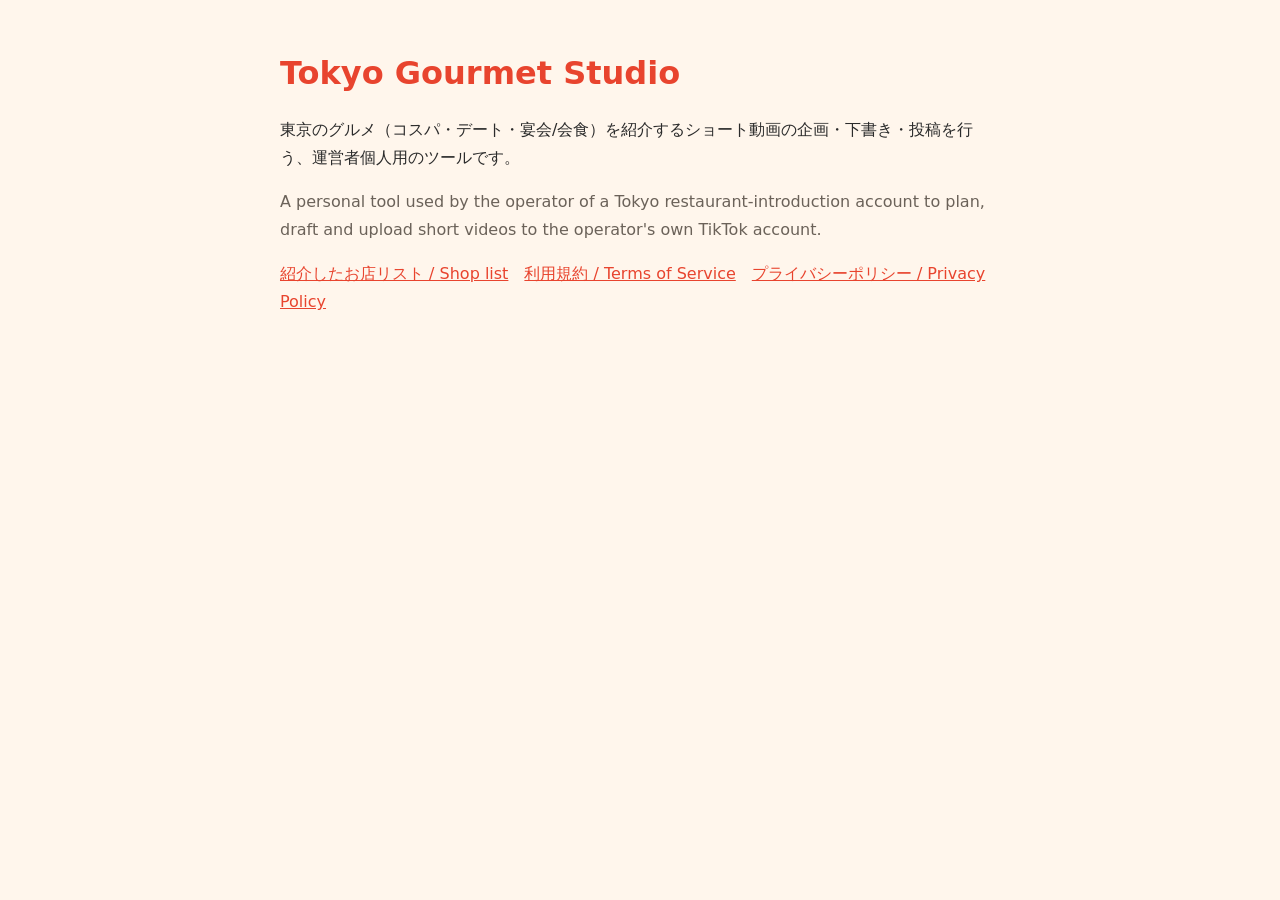
<file: index.html>
<!doctype html><html lang="ja"><head><meta charset="utf-8"><meta name="viewport" content="width=device-width,initial-scale=1">
<title>Tokyo Gourmet Studio</title><link rel="stylesheet" href="style.css"></head><body><main>
<h1>Tokyo Gourmet Studio</h1>
<p>東京のグルメ（コスパ・デート・宴会/会食）を紹介するショート動画の企画・下書き・投稿を行う、運営者個人用のツールです。</p>
<p lang="en" class="muted">A personal tool used by the operator of a Tokyo restaurant-introduction account to plan, draft and upload short videos to the operator's own TikTok account.</p>
<nav><a href="shops/">紹介したお店リスト / Shop list</a><a href="terms.html">利用規約 / Terms of Service</a><a href="privacy.html">プライバシーポリシー / Privacy Policy</a></nav>
</main></body></html>
</file>
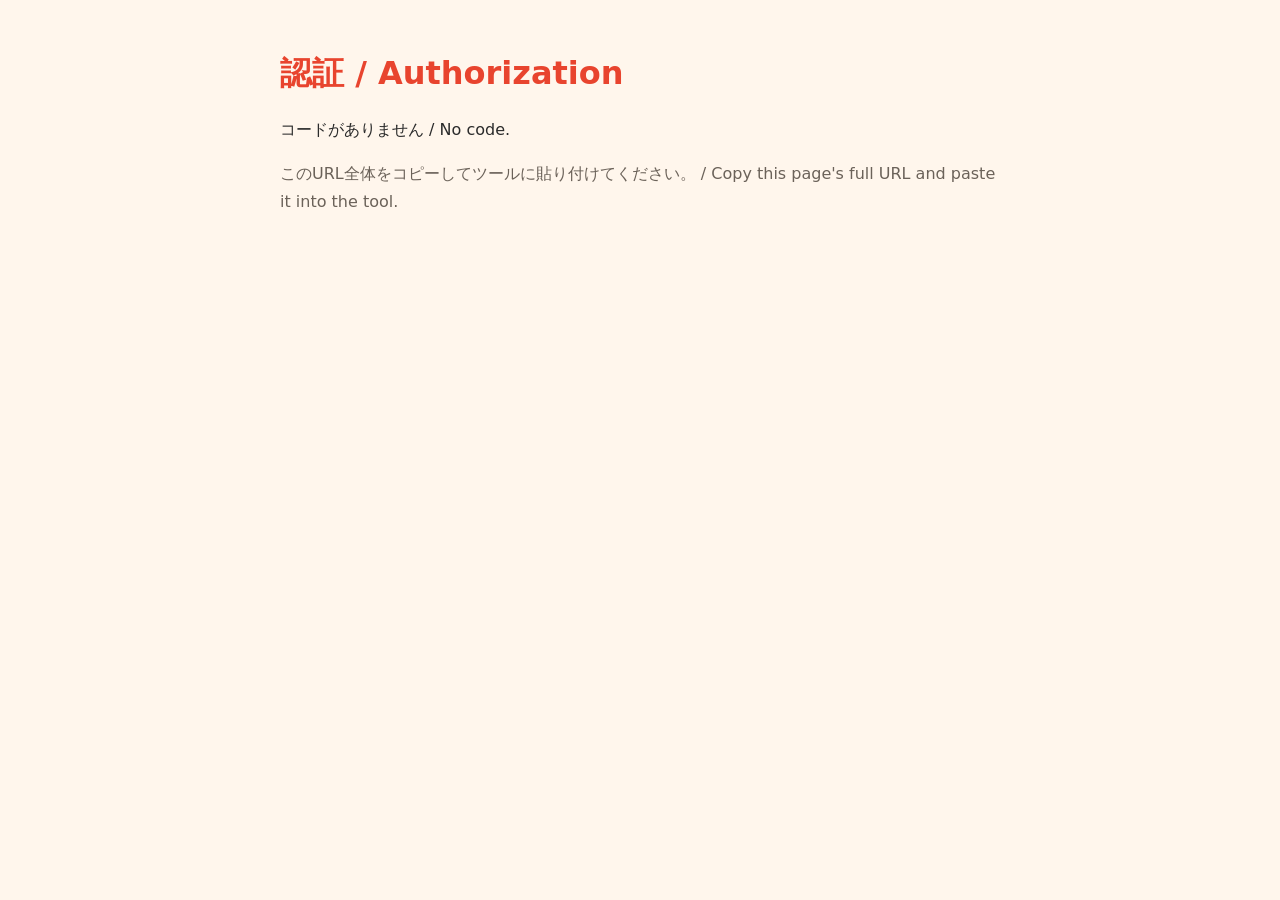
<file: callback/index.html>
<!doctype html><html lang="ja"><head><meta charset="utf-8"><meta name="viewport" content="width=device-width,initial-scale=1">
<title>Authorization</title><link rel="stylesheet" href="../style.css"></head><body><main>
<h1>認証 / Authorization</h1>
<p id="msg">処理中…</p>
<p class="muted">このURL全体をコピーしてツールに貼り付けてください。 / Copy this page's full URL and paste it into the tool.</p>
<script>
const p=new URLSearchParams(location.search);
document.getElementById("msg").textContent=p.get("error")?("エラー / Error: "+p.get("error")):(p.get("code")?"認証が完了しました / Authorized.":"コードがありません / No code.");
</script>
</main></body></html>
</file>
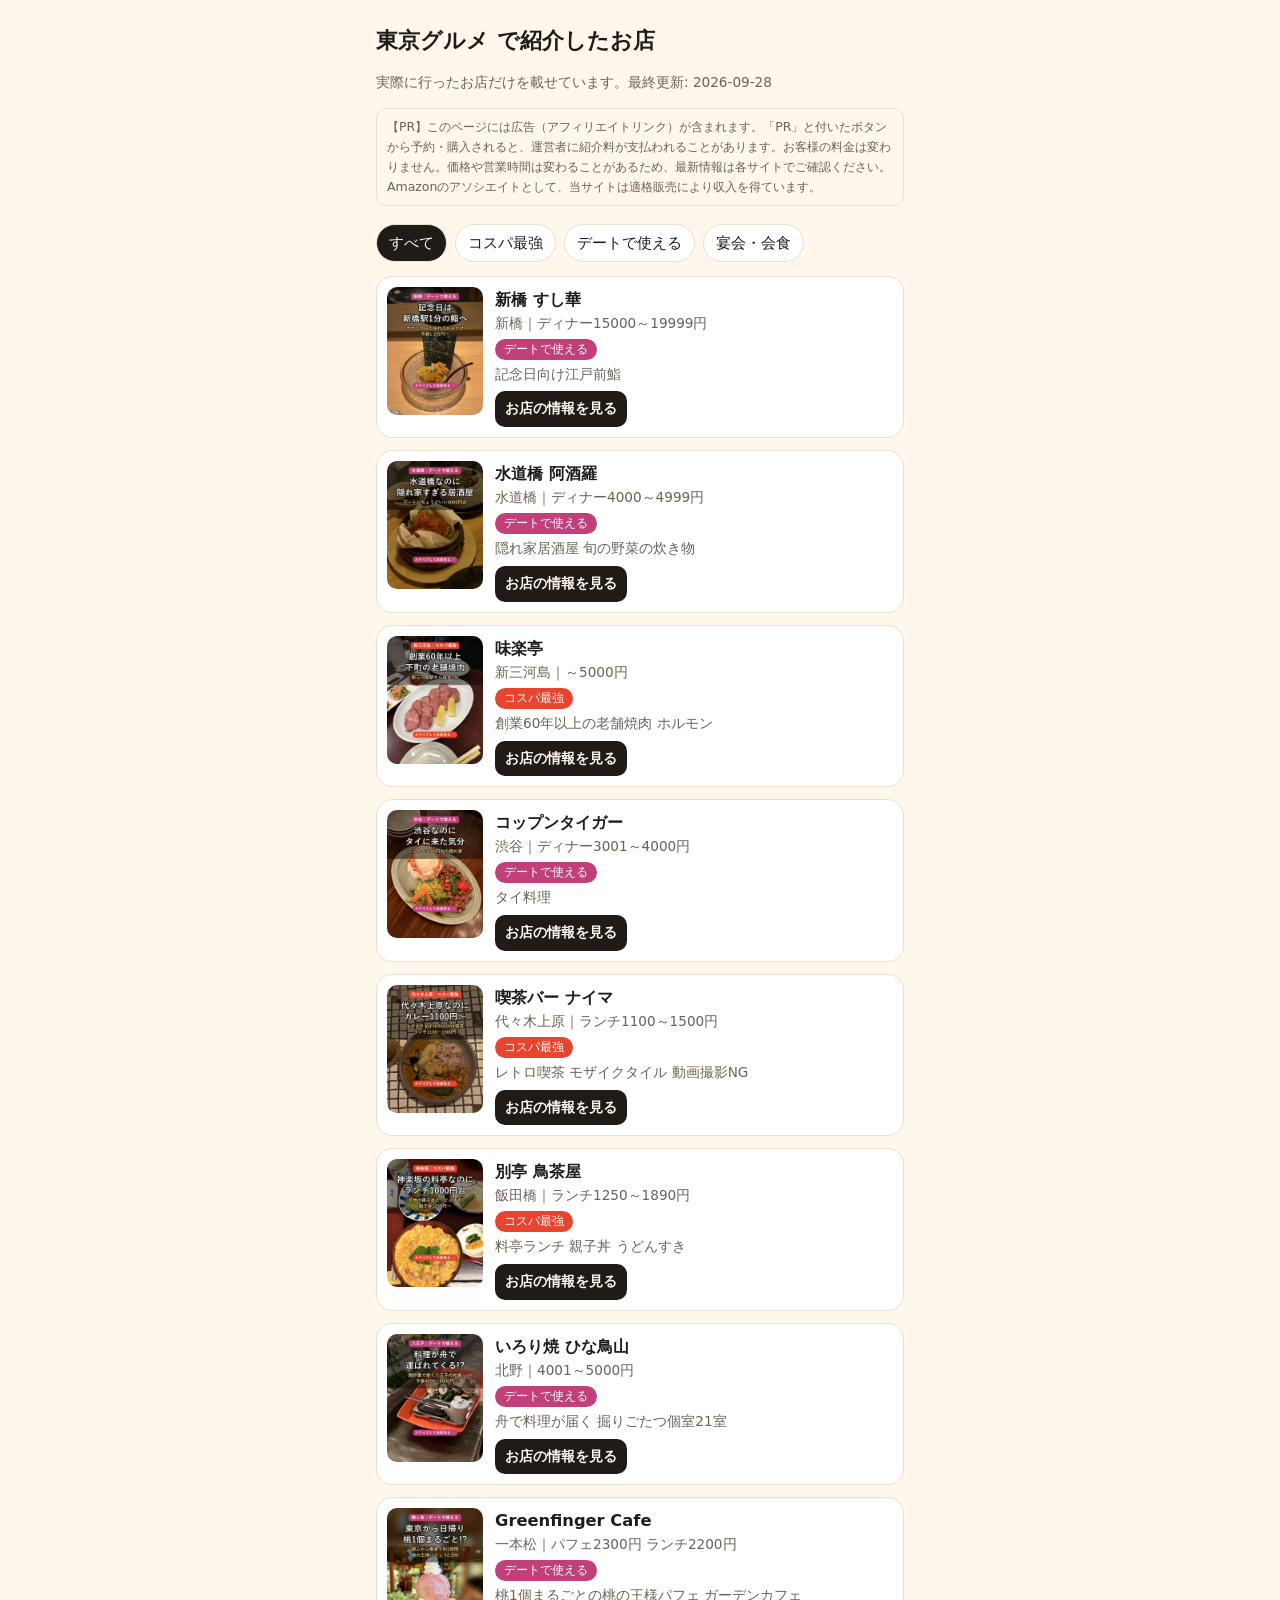
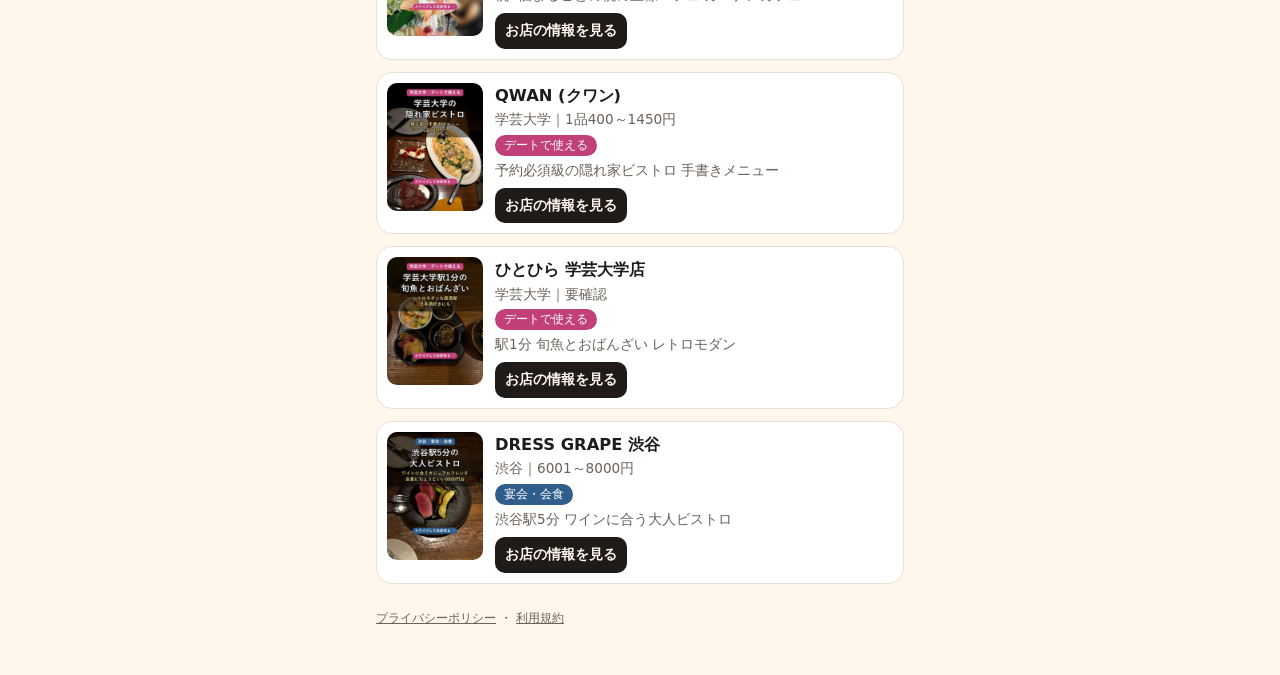
<file: shops/index.html>
<!doctype html><html lang="ja"><head><meta charset="utf-8"><meta name="viewport" content="width=device-width,initial-scale=1">
<title>東京グルメ お店リスト</title><style>
:root{--bg:#FFF6EC;--card:#fff;--ink:#1E1B18;--muted:#6B6259;--line:#EADFD3}
@media (prefers-color-scheme:dark){:root{--bg:#1d1a17;--card:#27231f;--ink:#F1EBE4;--muted:#B3A89C;--line:#3a342e}}
*{box-sizing:border-box}body{margin:0;background:var(--bg);color:var(--ink);font:15px/1.6 system-ui,"Hiragino Sans","Yu Gothic",sans-serif}
main{max-width:560px;margin:0 auto;padding:20px 16px 48px}
h1{font-size:1.35rem;margin:.2em 0}h2{font-size:1.15rem;margin:28px 0 6px}h3{font-size:.95rem;color:var(--muted);margin:14px 0 8px}.pr{font-size:.78rem;color:var(--muted);border:1px solid var(--line);border-radius:10px;padding:8px 10px;margin:10px 0 18px}
.filters{display:flex;gap:8px;flex-wrap:wrap;margin-bottom:14px}.filters button{border:1px solid var(--line);background:var(--card);color:var(--ink);border-radius:999px;padding:6px 12px;font:inherit;cursor:pointer}
.filters button[aria-pressed=true]{background:var(--ink);color:var(--bg)}
.card{display:flex;gap:12px;background:var(--card);border:1px solid var(--line);border-radius:16px;padding:10px;margin-bottom:12px}
.card img{width:96px;height:128px;object-fit:cover;border-radius:10px;flex:none;background:#ddd}
.body{min-width:0;flex:1}.name{font-weight:700;font-size:1.02rem}.meta{color:var(--muted);font-size:.85rem}
.tag{display:inline-block;color:#fff;border-radius:999px;padding:1px 9px;font-size:.75rem;margin:4px 0}
.btns{display:flex;flex-wrap:wrap;gap:6px;margin-top:6px}.btns a{text-decoration:none;font-size:.85rem;font-weight:700;border-radius:10px;padding:7px 10px;background:var(--ink);color:var(--bg)}
.btns a.ad::after{content:" PR";font-size:.7rem;opacity:.8}
footer{color:var(--muted);font-size:.78rem;margin-top:24px}footer a{color:inherit}
</style></head><body><main>
<h1>東京グルメ で紹介したお店</h1>
<p class="meta">実際に行ったお店だけを載せています。最終更新: 2026-09-28</p>
<p class="pr">【PR】このページには広告（アフィリエイトリンク）が含まれます。「PR」と付いたボタンから予約・購入されると、運営者に紹介料が支払われることがあります。お客様の料金は変わりません。価格や営業時間は変わることがあるため、最新情報は各サイトでご確認ください。Amazonのアソシエイトとして、当サイトは適格販売により収入を得ています。</p>
<div class="filters"><button aria-pressed="true" data-f="">すべて</button><button aria-pressed="false" data-f="cospa">コスパ最強</button><button aria-pressed="false" data-f="date">デートで使える</button><button aria-pressed="false" data-f="enkai">宴会・会食</button></div>
<article class="card" data-theme="date"><img src="img/sushihana-shimbashi.jpg" alt="" loading="lazy"><div class="body"><div class="name">新橋 すし華</div><div class="meta">新橋｜ディナー15000～19999円</div><span class="tag" style="background:#C2407A">デートで使える</span><div class="meta">記念日向け江戸前鮨</div><div class="btns"><a class="" href="https://hitosara.com/0031533825/" target="_blank" rel="noopener">お店の情報を見る</a></div></div></article><article class="card" data-theme="date"><img src="img/ashura-suidobashi.jpg" alt="" loading="lazy"><div class="body"><div class="name">水道橋 阿酒羅</div><div class="meta">水道橋｜ディナー4000～4999円</div><span class="tag" style="background:#C2407A">デートで使える</span><div class="meta">隠れ家居酒屋 旬の野菜の炊き物</div><div class="btns"><a class="" href="https://www.hotpepper.jp/strJ003671393/" target="_blank" rel="noopener">お店の情報を見る</a></div></div></article><article class="card" data-theme="cospa"><img src="img/mirakutei-nishinippori.jpg" alt="" loading="lazy"><div class="body"><div class="name">味楽亭</div><div class="meta">新三河島｜～5000円</div><span class="tag" style="background:#E8442E">コスパ最強</span><div class="meta">創業60年以上の老舗焼肉 ホルモン</div><div class="btns"><a class="" href="https://www.hotpepper.jp/strJ000147839/" target="_blank" rel="noopener">お店の情報を見る</a></div></div></article><article class="card" data-theme="date"><img src="img/kopkhun-tiger-shibuya.jpg" alt="" loading="lazy"><div class="body"><div class="name">コップンタイガー</div><div class="meta">渋谷｜ディナー3001～4000円</div><span class="tag" style="background:#C2407A">デートで使える</span><div class="meta">タイ料理</div><div class="btns"><a class="" href="https://www.hotpepper.jp/strJ003931000/" target="_blank" rel="noopener">お店の情報を見る</a></div></div></article><article class="card" data-theme="cospa"><img src="img/naima-yoyogiuehara.jpg" alt="" loading="lazy"><div class="body"><div class="name">喫茶バー ナイマ</div><div class="meta">代々木上原｜ランチ1100～1500円</div><span class="tag" style="background:#E8442E">コスパ最強</span><div class="meta">レトロ喫茶 モザイクタイル 動画撮影NG</div><div class="btns"><a class="" href="https://tabelog.com/tokyo/A1318/A131811/13096668/" target="_blank" rel="noopener">お店の情報を見る</a></div></div></article><article class="card" data-theme="cospa"><img src="img/torijaya-bettei.jpg" alt="" loading="lazy"><div class="body"><div class="name">別亭 鳥茶屋</div><div class="meta">飯田橋｜ランチ1250～1890円</div><span class="tag" style="background:#E8442E">コスパ最強</span><div class="meta">料亭ランチ 親子丼 うどんすき</div><div class="btns"><a class="" href="https://hitosara.com/0006024074/lunch.html" target="_blank" rel="noopener">お店の情報を見る</a></div></div></article><article class="card" data-theme="date"><img src="img/hinatoriyama-hachioji.jpg" alt="" loading="lazy"><div class="body"><div class="name">いろり焼 ひな鳥山</div><div class="meta">北野｜4001～5000円</div><span class="tag" style="background:#C2407A">デートで使える</span><div class="meta">舟で料理が届く 掘りごたつ個室21室</div><div class="btns"><a class="" href="https://www.hotpepper.jp/strJ001232932/" target="_blank" rel="noopener">お店の情報を見る</a></div></div></article><article class="card" data-theme="date"><img src="img/greenfinger-tsurugashima.jpg" alt="" loading="lazy"><div class="body"><div class="name">Greenfinger Cafe</div><div class="meta">一本松｜パフェ2300円 ランチ2200円</div><span class="tag" style="background:#C2407A">デートで使える</span><div class="meta">桃1個まるごとの桃の王様パフェ ガーデンカフェ</div><div class="btns"><a class="" href="https://www.greenfinger.jp/cafe/" target="_blank" rel="noopener">お店の情報を見る</a></div></div></article><article class="card" data-theme="date"><img src="img/qwan-gakudai.jpg" alt="" loading="lazy"><div class="body"><div class="name">QWAN (クワン)</div><div class="meta">学芸大学｜1品400～1450円</div><span class="tag" style="background:#C2407A">デートで使える</span><div class="meta">予約必須級の隠れ家ビストロ 手書きメニュー</div><div class="btns"><a class="" href="https://tabelog.com/tokyo/A1317/A131702/13214030/" target="_blank" rel="noopener">お店の情報を見る</a></div></div></article><article class="card" data-theme="date"><img src="img/hitohira-gakudai.jpg" alt="" loading="lazy"><div class="body"><div class="name">ひとひら 学芸大学店</div><div class="meta">学芸大学｜要確認</div><span class="tag" style="background:#C2407A">デートで使える</span><div class="meta">駅1分 旬魚とおばんざい レトロモダン</div><div class="btns"><a class="" href="https://tabelog.com/tokyo/A1317/A131702/13195739/" target="_blank" rel="noopener">お店の情報を見る</a></div></div></article><article class="card" data-theme="enkai"><img src="img/dressgrape-shibuya.jpg" alt="" loading="lazy"><div class="body"><div class="name">DRESS GRAPE 渋谷</div><div class="meta">渋谷｜6001～8000円</div><span class="tag" style="background:#2F5D8C">宴会・会食</span><div class="meta">渋谷駅5分 ワインに合う大人ビストロ</div><div class="btns"><a class="" href="https://www.hotpepper.jp/strJ001258631/" target="_blank" rel="noopener">お店の情報を見る</a></div></div></article>

<footer><a href="../privacy.html">プライバシーポリシー</a> ・ <a href="../terms.html">利用規約</a></footer>
</main><script>
document.querySelectorAll('.filters button').forEach(b=>b.onclick=()=>{
  document.querySelectorAll('.filters button').forEach(x=>x.setAttribute('aria-pressed',x===b));
  document.querySelectorAll('.card').forEach(c=>c.hidden=!!b.dataset.f&&c.dataset.theme!==b.dataset.f);
});
</script></body></html>
</file>
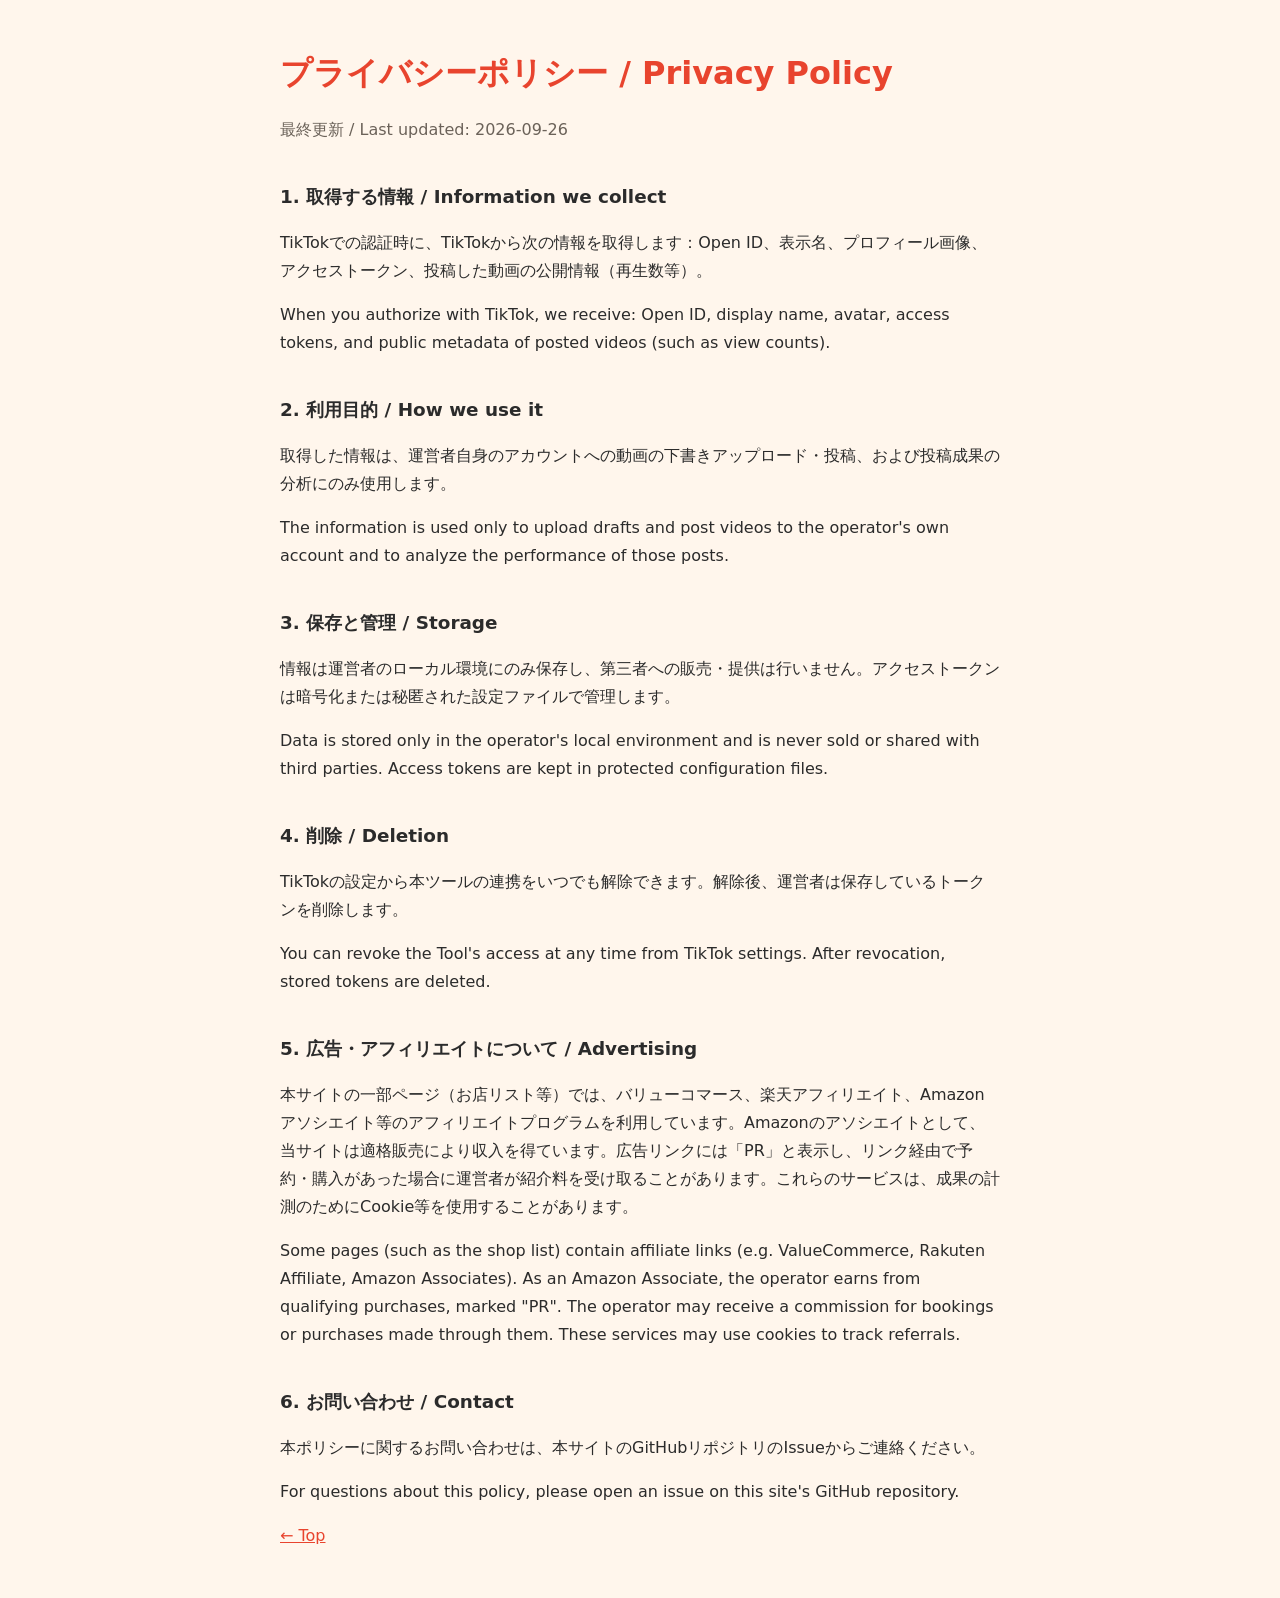
<file: privacy.html>
<!doctype html><html lang="ja"><head><meta charset="utf-8"><meta name="viewport" content="width=device-width,initial-scale=1">
<title>Privacy Policy</title><link rel="stylesheet" href="style.css"></head><body><main>
<h1>プライバシーポリシー / Privacy Policy</h1><p class="muted">最終更新 / Last updated: 2026-09-26</p>
<h2>1. 取得する情報 / Information we collect</h2>
<p>TikTokでの認証時に、TikTokから次の情報を取得します：Open ID、表示名、プロフィール画像、アクセストークン、投稿した動画の公開情報（再生数等）。</p>
<p lang="en">When you authorize with TikTok, we receive: Open ID, display name, avatar, access tokens, and public metadata of posted videos (such as view counts).</p>
<h2>2. 利用目的 / How we use it</h2>
<p>取得した情報は、運営者自身のアカウントへの動画の下書きアップロード・投稿、および投稿成果の分析にのみ使用します。</p>
<p lang="en">The information is used only to upload drafts and post videos to the operator's own account and to analyze the performance of those posts.</p>
<h2>3. 保存と管理 / Storage</h2>
<p>情報は運営者のローカル環境にのみ保存し、第三者への販売・提供は行いません。アクセストークンは暗号化または秘匿された設定ファイルで管理します。</p>
<p lang="en">Data is stored only in the operator's local environment and is never sold or shared with third parties. Access tokens are kept in protected configuration files.</p>
<h2>4. 削除 / Deletion</h2>
<p>TikTokの設定から本ツールの連携をいつでも解除できます。解除後、運営者は保存しているトークンを削除します。</p>
<p lang="en">You can revoke the Tool's access at any time from TikTok settings. After revocation, stored tokens are deleted.</p>
<h2>5. 広告・アフィリエイトについて / Advertising</h2>
<p>本サイトの一部ページ（お店リスト等）では、バリューコマース、楽天アフィリエイト、Amazonアソシエイト等のアフィリエイトプログラムを利用しています。Amazonのアソシエイトとして、当サイトは適格販売により収入を得ています。広告リンクには「PR」と表示し、リンク経由で予約・購入があった場合に運営者が紹介料を受け取ることがあります。これらのサービスは、成果の計測のためにCookie等を使用することがあります。</p>
<p lang="en">Some pages (such as the shop list) contain affiliate links (e.g. ValueCommerce, Rakuten Affiliate, Amazon Associates). As an Amazon Associate, the operator earns from qualifying purchases, marked "PR". The operator may receive a commission for bookings or purchases made through them. These services may use cookies to track referrals.</p>
<h2>6. お問い合わせ / Contact</h2>
<p>本ポリシーに関するお問い合わせは、本サイトのGitHubリポジトリのIssueからご連絡ください。</p>
<p lang="en">For questions about this policy, please open an issue on this site's GitHub repository.</p>
<p><a href="index.html">← Top</a></p>
</main></body></html>
</file>
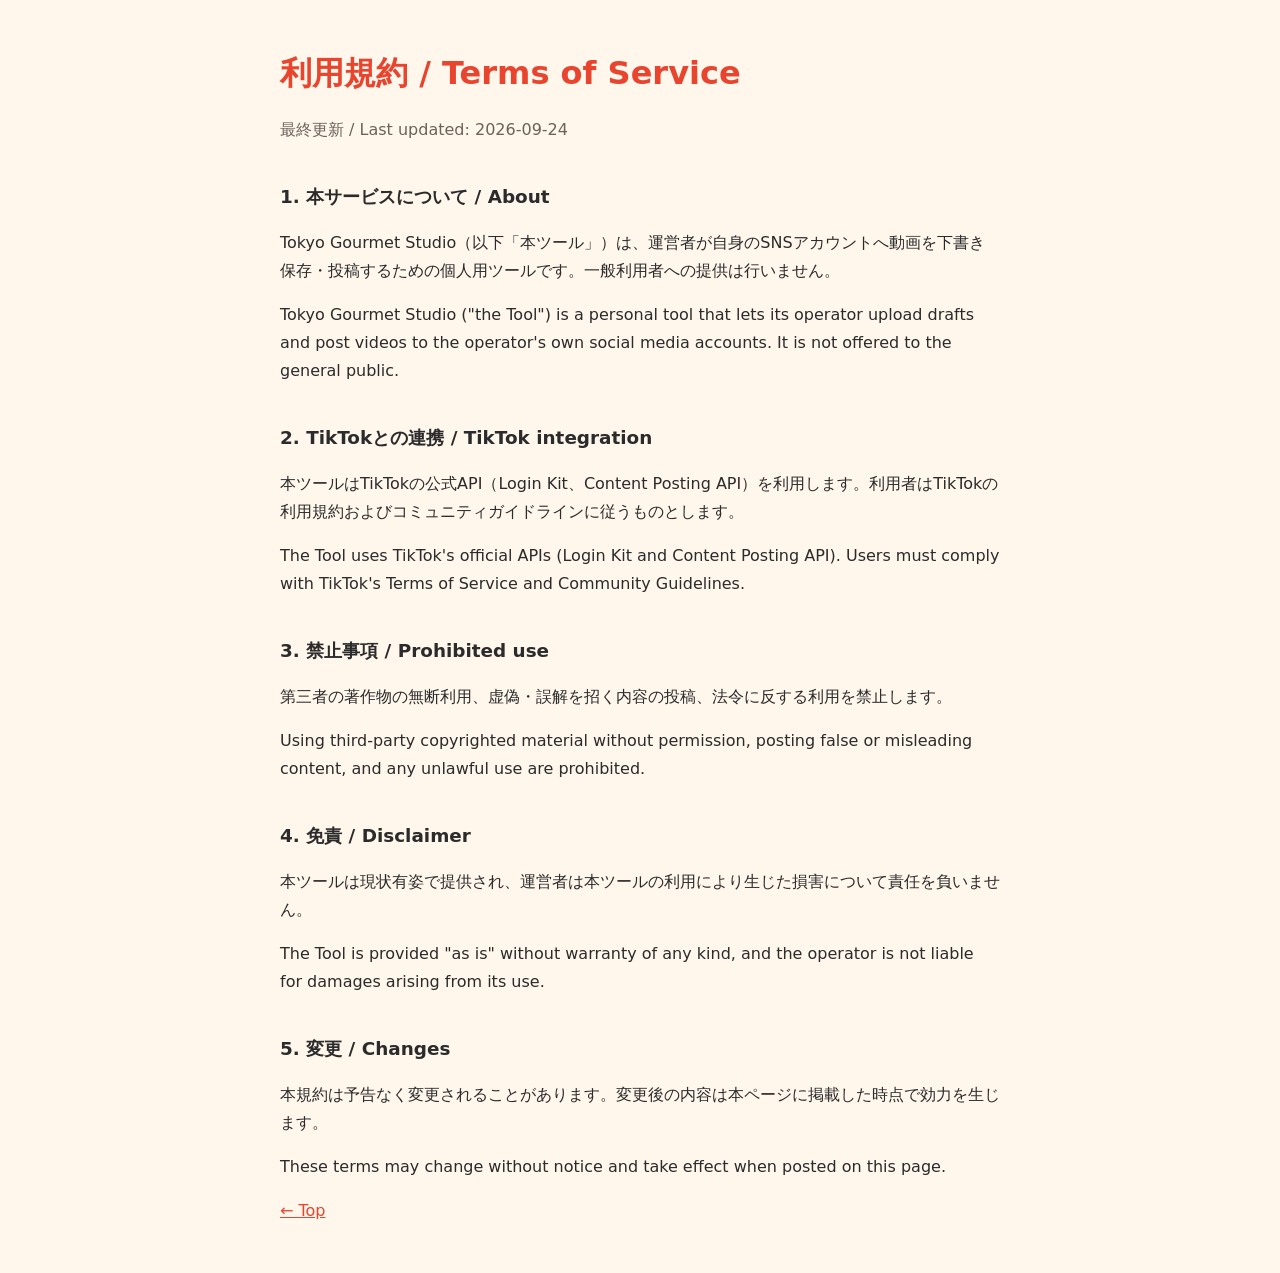
<file: terms.html>
<!doctype html><html lang="ja"><head><meta charset="utf-8"><meta name="viewport" content="width=device-width,initial-scale=1">
<title>Terms of Service</title><link rel="stylesheet" href="style.css"></head><body><main>
<h1>利用規約 / Terms of Service</h1><p class="muted">最終更新 / Last updated: 2026-09-24</p>
<h2>1. 本サービスについて / About</h2>
<p>Tokyo Gourmet Studio（以下「本ツール」）は、運営者が自身のSNSアカウントへ動画を下書き保存・投稿するための個人用ツールです。一般利用者への提供は行いません。</p>
<p lang="en">Tokyo Gourmet Studio ("the Tool") is a personal tool that lets its operator upload drafts and post videos to the operator's own social media accounts. It is not offered to the general public.</p>
<h2>2. TikTokとの連携 / TikTok integration</h2>
<p>本ツールはTikTokの公式API（Login Kit、Content Posting API）を利用します。利用者はTikTokの利用規約およびコミュニティガイドラインに従うものとします。</p>
<p lang="en">The Tool uses TikTok's official APIs (Login Kit and Content Posting API). Users must comply with TikTok's Terms of Service and Community Guidelines.</p>
<h2>3. 禁止事項 / Prohibited use</h2>
<p>第三者の著作物の無断利用、虚偽・誤解を招く内容の投稿、法令に反する利用を禁止します。</p>
<p lang="en">Using third-party copyrighted material without permission, posting false or misleading content, and any unlawful use are prohibited.</p>
<h2>4. 免責 / Disclaimer</h2>
<p>本ツールは現状有姿で提供され、運営者は本ツールの利用により生じた損害について責任を負いません。</p>
<p lang="en">The Tool is provided "as is" without warranty of any kind, and the operator is not liable for damages arising from its use.</p>
<h2>5. 変更 / Changes</h2>
<p>本規約は予告なく変更されることがあります。変更後の内容は本ページに掲載した時点で効力を生じます。</p>
<p lang="en">These terms may change without notice and take effect when posted on this page.</p>
<p><a href="index.html">← Top</a></p>
</main></body></html>
</file>
<file: style.css>
:root{--bg:#fff6ec;--fg:#2b2b2b;--accent:#e8442e;--muted:#6b6259}
@media (prefers-color-scheme:dark){:root{--bg:#1d1a17;--fg:#f1ebe4;--muted:#b3a89c}}
body{margin:0;background:var(--bg);color:var(--fg);font:16px/1.75 system-ui,"Hiragino Sans","Yu Gothic",sans-serif}
main{max-width:720px;margin:0 auto;padding:32px 16px}
h1{color:var(--accent);line-height:1.3}h2{margin-top:2em;font-size:1.15rem}
a{color:var(--accent)}small,.muted{color:var(--muted)}
nav a{margin-right:16px}
code{word-break:break-all;background:rgba(0,0,0,.06);padding:2px 6px;border-radius:4px}
</file>
